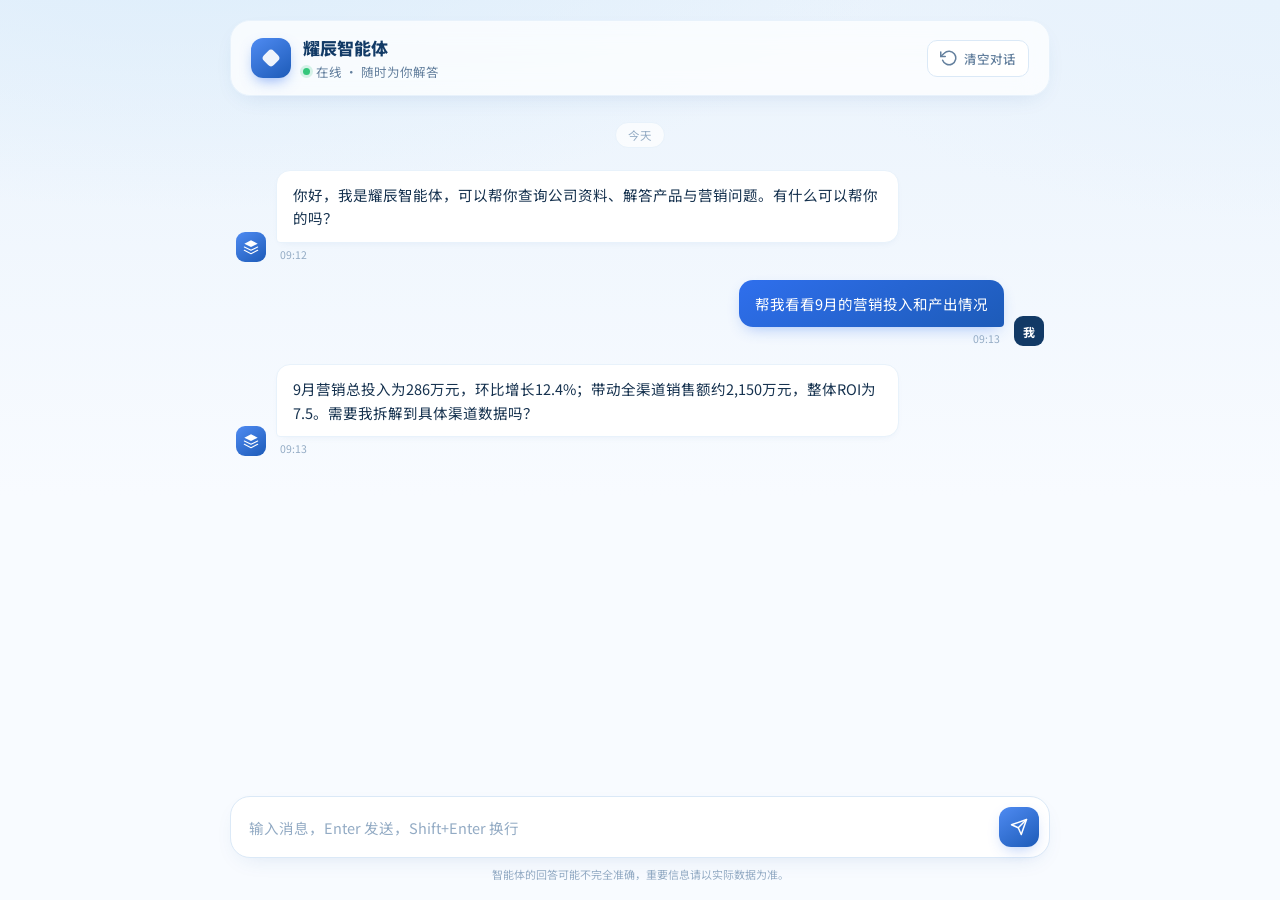
<file: 智能体/front/index_standalone.html>
<!DOCTYPE html>
<html lang="zh-CN">
<head>
<meta charset="UTF-8" />
<meta name="viewport" content="width=device-width, initial-scale=1.0" />
<title>智能体助手</title>
<link rel="preconnect" href="https://fonts.googleapis.com">
<link href="https://fonts.googleapis.com/css2?family=Manrope:wght@400;500;600;700;800&family=Noto+Sans+SC:wght@400;500;600;700&display=swap" rel="stylesheet">
<style>
/* ============================================================
   Design tokens
   ============================================================ */
:root {
  --bg-top: #eaf3fc;
  --bg-bottom: #f8fbff;
  --surface: #ffffff;
  --surface-tint: #eef6fd;

  --blue-900: #123a66;
  --blue-700: #1d5bb8;
  --blue-600: #2f6fed;
  --blue-500: #4f8bf2;
  --blue-200: #cfe4fa;
  --blue-100: #e4f0fb;

  --text-strong: #16324f;
  --text-muted: #64809e;
  --text-faint: #93abc4;

  --border: #dbe9f7;
  --border-soft: #e8f2fb;

  --shadow-soft: 0 8px 24px -12px rgba(31, 90, 158, 0.18);
  --shadow-btn: 0 6px 16px -6px rgba(47, 111, 237, 0.45);

  --radius-lg: 20px;
  --radius-md: 14px;
  --radius-sm: 10px;

  --font-body: "Noto Sans SC", "Manrope", -apple-system, BlinkMacSystemFont, sans-serif;
  --font-display: "Manrope", "Noto Sans SC", sans-serif;
}

* { box-sizing: border-box; }

html, body {
  height: 100%;
  margin: 0;
}

body {
  font-family: var(--font-body);
  color: var(--text-strong);
  background:
    radial-gradient(1200px 500px at 15% -10%, #dcedfb 0%, transparent 60%),
    radial-gradient(900px 400px at 100% 0%, #e7f2fc 0%, transparent 55%),
    linear-gradient(180deg, var(--bg-top) 0%, var(--bg-bottom) 55%);
  -webkit-font-smoothing: antialiased;
}

/* ============================================================
   App shell
   ============================================================ */
.app {
  max-width: 860px;
  margin: 0 auto;
  height: 100vh;
  display: flex;
  flex-direction: column;
  padding: 20px 20px 0;
}

/* ---------- top bar ---------- */
.topbar {
  display: flex;
  align-items: center;
  justify-content: space-between;
  padding: 14px 20px;
  background: rgba(255, 255, 255, 0.72);
  backdrop-filter: blur(14px);
  border: 1px solid var(--border-soft);
  border-radius: var(--radius-lg);
  box-shadow: var(--shadow-soft);
}

.brand {
  display: flex;
  align-items: center;
  gap: 12px;
}

.brand-mark {
  width: 40px;
  height: 40px;
  border-radius: 12px;
  background: linear-gradient(145deg, var(--blue-500), var(--blue-700));
  position: relative;
  display: flex;
  align-items: center;
  justify-content: center;
  box-shadow: 0 6px 14px -4px rgba(47, 111, 237, 0.55);
}

.brand-mark-dot {
  width: 14px;
  height: 14px;
  border-radius: 4px;
  background: #ffffff;
  transform: rotate(45deg);
  opacity: 0.92;
}

.brand-text h1 {
  margin: 0;
  font-family: var(--font-display);
  font-size: 17px;
  font-weight: 800;
  letter-spacing: 0.1px;
  color: var(--blue-900);
}

.status {
  margin: 2px 0 0;
  font-size: 12.5px;
  color: var(--text-muted);
  display: flex;
  align-items: center;
  gap: 6px;
}

.status-dot {
  width: 7px;
  height: 7px;
  border-radius: 50%;
  background: #34c77b;
  box-shadow: 0 0 0 3px rgba(52, 199, 123, 0.18);
  animation: pulse 2.2s ease-in-out infinite;
}

@keyframes pulse {
  0%, 100% { box-shadow: 0 0 0 3px rgba(52, 199, 123, 0.18); }
  50% { box-shadow: 0 0 0 6px rgba(52, 199, 123, 0.10); }
}

.reset-btn {
  display: flex;
  align-items: center;
  gap: 6px;
  border: 1px solid var(--border);
  background: #ffffff;
  color: var(--text-muted);
  font-family: var(--font-body);
  font-size: 12.5px;
  font-weight: 500;
  padding: 8px 12px;
  border-radius: 10px;
  cursor: pointer;
  transition: all 0.15s ease;
}
.reset-btn:hover {
  color: var(--blue-700);
  border-color: var(--blue-200);
  background: var(--blue-100);
}

/* ---------- message area ---------- */
.chat {
  flex: 1;
  overflow-y: auto;
  padding: 26px 6px 20px;
  display: flex;
  flex-direction: column;
  gap: 18px;
  scrollbar-width: thin;
  scrollbar-color: var(--blue-200) transparent;
}
.chat::-webkit-scrollbar { width: 6px; }
.chat::-webkit-scrollbar-thumb { background: var(--blue-200); border-radius: 6px; }

.day-divider {
  display: flex;
  align-items: center;
  justify-content: center;
  margin-bottom: 4px;
}
.day-divider span {
  font-size: 11.5px;
  color: var(--text-faint);
  background: rgba(255, 255, 255, 0.7);
  padding: 4px 12px;
  border-radius: 20px;
  border: 1px solid var(--border-soft);
}

.msg-row {
  display: flex;
  align-items: flex-end;
  gap: 10px;
  max-width: 82%;
  animation: rise 0.28s ease both;
}

@keyframes rise {
  from { opacity: 0; transform: translateY(8px); }
  to { opacity: 1; transform: translateY(0); }
}

.msg-row.ai { align-self: flex-start; }
.msg-row.user { align-self: flex-end; flex-direction: row; }

.avatar {
  flex-shrink: 0;
  width: 30px;
  height: 30px;
  border-radius: 9px;
  display: flex;
  align-items: center;
  justify-content: center;
  font-size: 12px;
  font-weight: 700;
}

.ai-avatar {
  background: linear-gradient(145deg, var(--blue-500), var(--blue-700));
  color: #fff;
}

.user-avatar {
  background: var(--blue-900);
  color: #fff;
}

.bubble-col {
  display: flex;
  flex-direction: column;
  gap: 4px;
}
.msg-row.user .bubble-col { align-items: flex-end; }

.bubble {
  font-size: 14.5px;
  line-height: 1.62;
  padding: 12px 16px;
  word-break: break-word;
}

.ai-bubble {
  background: var(--surface);
  color: var(--text-strong);
  border: 1px solid var(--border-soft);
  border-radius: var(--radius-md) var(--radius-md) var(--radius-md) 4px;
  box-shadow: 0 3px 10px -6px rgba(31, 90, 158, 0.15);
}

.user-bubble {
  background: linear-gradient(150deg, var(--blue-600), var(--blue-700));
  color: #ffffff;
  border-radius: var(--radius-md) var(--radius-md) 4px var(--radius-md);
  box-shadow: var(--shadow-btn);
}

.time {
  font-size: 10.5px;
  color: var(--text-faint);
  padding: 0 4px;
}

/* typing indicator */
.typing-bubble {
  display: flex;
  align-items: center;
  gap: 4px;
  padding: 14px 16px;
}
.typing-bubble span {
  width: 6px;
  height: 6px;
  border-radius: 50%;
  background: var(--blue-500);
  opacity: 0.5;
  animation: bounce 1.1s infinite ease-in-out;
}
.typing-bubble span:nth-child(2) { animation-delay: 0.15s; }
.typing-bubble span:nth-child(3) { animation-delay: 0.3s; }
@keyframes bounce {
  0%, 60%, 100% { transform: translateY(0); opacity: 0.4; }
  30% { transform: translateY(-4px); opacity: 1; }
}

/* ---------- composer ---------- */
.composer {
  padding: 14px 0 18px;
}

.composer-inner {
  display: flex;
  align-items: flex-end;
  gap: 10px;
  background: var(--surface);
  border: 1px solid var(--border);
  border-radius: var(--radius-lg);
  padding: 10px 10px 10px 18px;
  box-shadow: var(--shadow-soft);
  transition: border-color 0.15s ease, box-shadow 0.15s ease;
}

.composer-inner:focus-within {
  border-color: var(--blue-500);
  box-shadow: 0 0 0 4px var(--blue-100), var(--shadow-soft);
}

.composer-input {
  flex: 1;
  border: none;
  outline: none;
  resize: none;
  background: transparent;
  font-family: var(--font-body);
  font-size: 14.5px;
  line-height: 1.5;
  color: var(--text-strong);
  padding: 8px 0;
  max-height: 140px;
}
.composer-input::placeholder { color: var(--text-faint); }

.send-btn {
  flex-shrink: 0;
  width: 40px;
  height: 40px;
  border-radius: 12px;
  border: none;
  background: linear-gradient(145deg, var(--blue-500), var(--blue-700));
  color: #fff;
  display: flex;
  align-items: center;
  justify-content: center;
  cursor: pointer;
  box-shadow: var(--shadow-btn);
  transition: transform 0.12s ease, filter 0.12s ease;
}
.send-btn:hover { filter: brightness(1.06); }
.send-btn:active { transform: scale(0.94); }
.send-btn:disabled {
  background: var(--blue-200);
  box-shadow: none;
  cursor: not-allowed;
}

.composer-hint {
  margin: 8px 4px 0;
  font-size: 11px;
  color: var(--text-faint);
  text-align: center;
}

/* ---------- responsive ---------- */
@media (max-width: 600px) {
  .app { padding: 12px 12px 0; }
  .msg-row { max-width: 92%; }
  .brand-text h1 { font-size: 15px; }
  .reset-btn span { display: none; }
}

/* ---------- reduced motion ---------- */
@media (prefers-reduced-motion: reduce) {
  .msg-row, .status-dot, .typing-bubble span { animation: none !important; }
}

/* ---------- focus visibility ---------- */
button:focus-visible,
textarea:focus-visible {
  outline: 2px solid var(--blue-500);
  outline-offset: 2px;
}

</style>
</head>
<body>

  <div class="app">

    <!-- 顶部栏 -->
    <header class="topbar">
      <div class="brand">
        <div class="brand-mark">
          <span class="brand-mark-dot"></span>
        </div>
        <div class="brand-text">
          <h1>耀辰智能体</h1>
          <p class="status"><span class="status-dot"></span>在线 · 随时为你解答</p>
        </div>
      </div>
      <button class="reset-btn" id="resetBtn" title="清空对话">
        <svg width="18" height="18" viewBox="0 0 24 24" fill="none" stroke="currentColor" stroke-width="2" stroke-linecap="round" stroke-linejoin="round"><polyline points="1 4 1 10 7 10"></polyline><path d="M3.51 15a9 9 0 1 0 2.13-9.36L1 10"></path></svg>
        <span>清空对话</span>
      </button>
    </header>

    <!-- 消息区域 -->
    <main class="chat" id="chat">

      <div class="day-divider"><span>今天</span></div>

      <div class="msg-row ai">
        <div class="avatar ai-avatar">
          <svg width="16" height="16" viewBox="0 0 24 24" fill="none"><path d="M12 2L2 7l10 5 10-5-10-5z" fill="currentColor"/><path d="M2 17l10 5 10-5M2 12l10 5 10-5" stroke="currentColor" stroke-width="1.6" fill="none" stroke-linecap="round" stroke-linejoin="round"/></svg>
        </div>
        <div class="bubble-col">
          <div class="bubble ai-bubble">
            你好，我是耀辰智能体，可以帮你查询公司资料、解答产品与营销问题。有什么可以帮你的吗？
          </div>
          <span class="time">09:12</span>
        </div>
      </div>

      <div class="msg-row user">
        <div class="bubble-col">
          <div class="bubble user-bubble">
            帮我看看9月的营销投入和产出情况
          </div>
          <span class="time">09:13</span>
        </div>
        <div class="avatar user-avatar">我</div>
      </div>

      <div class="msg-row ai">
        <div class="avatar ai-avatar">
          <svg width="16" height="16" viewBox="0 0 24 24" fill="none"><path d="M12 2L2 7l10 5 10-5-10-5z" fill="currentColor"/><path d="M2 17l10 5 10-5M2 12l10 5 10-5" stroke="currentColor" stroke-width="1.6" fill="none" stroke-linecap="round" stroke-linejoin="round"/></svg>
        </div>
        <div class="bubble-col">
          <div class="bubble ai-bubble">
            9月营销总投入为286万元，环比增长12.4%；带动全渠道销售额约2,150万元，整体ROI为7.5。需要我拆解到具体渠道数据吗？
          </div>
          <span class="time">09:13</span>
        </div>
      </div>

    </main>

    <!-- 输入区域 -->
    <footer class="composer">
      <div class="composer-inner">
        <textarea
          id="msgInput"
          class="composer-input"
          placeholder="输入消息，Enter 发送，Shift+Enter 换行"
          rows="1"
        ></textarea>
        <button class="send-btn" id="sendBtn" title="发送">
          <svg width="18" height="18" viewBox="0 0 24 24" fill="none" stroke="currentColor" stroke-width="2" stroke-linecap="round" stroke-linejoin="round"><line x1="22" y1="2" x2="11" y2="13"></line><polygon points="22 2 15 22 11 13 2 9 22 2"></polygon></svg>
        </button>
      </div>
      <p class="composer-hint">智能体的回答可能不完全准确，重要信息请以实际数据为准。</p>
    </footer>

  </div>

<script>
// ============================================================
// 智能体聊天前端交互逻辑
// 当前为演示模式：发送消息后会返回一句模拟回复。
// 后续接入真实后端时，只需修改 getAgentReply() 函数即可。
// ============================================================

const chat = document.getElementById("chat");
const input = document.getElementById("msgInput");
const sendBtn = document.getElementById("sendBtn");
const resetBtn = document.getElementById("resetBtn");

// -------------------------------------------------------------
// 工具函数
// -------------------------------------------------------------
function nowTime() {
  const d = new Date();
  const h = String(d.getHours()).padStart(2, "0");
  const m = String(d.getMinutes()).padStart(2, "0");
  return `${h}:${m}`;
}

function scrollToBottom() {
  chat.scrollTop = chat.scrollHeight;
}

// 追加一条消息气泡。role: 'ai' | 'user'
function appendMessage(role, text, imageBase64 = null) {
  const row = document.createElement("div");
  row.className = `msg-row ${role}`;

  const avatar = document.createElement("div");
  if (role === "ai") {
    avatar.className = "avatar ai-avatar";
    avatar.innerHTML = `<svg width="16" height="16" viewBox="0 0 24 24" fill="none"><path d="M12 2L2 7l10 5 10-5-10-5z" fill="currentColor"/><path d="M2 17l10 5 10-5M2 12l10 5 10-5" stroke="currentColor" stroke-width="1.6" fill="none" stroke-linecap="round" stroke-linejoin="round"/></svg>`;
  } else {
    avatar.className = "avatar user-avatar";
    avatar.textContent = "我";
  }

  const col = document.createElement("div");
  col.className = "bubble-col";

  const bubble = document.createElement("div");
  bubble.className = `bubble ${role === "ai" ? "ai-bubble" : "user-bubble"}`;
  bubble.textContent = text;

  if (imageBase64) {
    const img = document.createElement("img");
    img.src = `data:image/png;base64,${imageBase64}`;
    img.style.maxWidth = "100%";
    img.style.borderRadius = "10px";
    img.style.marginTop = "10px";
    img.style.display = "block";
    bubble.appendChild(img);
  }

  const time = document.createElement("span");
  time.className = "time";
  time.textContent = nowTime();

  col.appendChild(bubble);
  col.appendChild(time);

  if (role === "ai") {
    row.appendChild(avatar);
    row.appendChild(col);
  } else {
    row.appendChild(col);
    row.appendChild(avatar);
  }

  chat.appendChild(row);
  scrollToBottom();
  return { row, bubble };
}

// 显示"正在输入"占位气泡，返回一个用于移除/替换它的函数
function showTyping() {
  const row = document.createElement("div");
  row.className = "msg-row ai";

  const avatar = document.createElement("div");
  avatar.className = "avatar ai-avatar";
  avatar.innerHTML = `<svg width="16" height="16" viewBox="0 0 24 24" fill="none"><path d="M12 2L2 7l10 5 10-5-10-5z" fill="currentColor"/><path d="M2 17l10 5 10-5M2 12l10 5 10-5" stroke="currentColor" stroke-width="1.6" fill="none" stroke-linecap="round" stroke-linejoin="round"/></svg>`;

  const col = document.createElement("div");
  col.className = "bubble-col";

  const bubble = document.createElement("div");
  bubble.className = "bubble ai-bubble typing-bubble";
  bubble.innerHTML = "<span></span><span></span><span></span>";

  col.appendChild(bubble);
  row.appendChild(avatar);
  row.appendChild(col);
  chat.appendChild(row);
  scrollToBottom();

  return row;
}

// -------------------------------------------------------------
// 与后端智能体通信
// -------------------------------------------------------------
async function getAgentReply(userText) {
  const response = await fetch("http://127.0.0.1:8000/api/chat", {
    method: "POST",
    headers: {
      "Content-Type": "application/json",
    },
    body: JSON.stringify({ message: userText }),
  });

  if (!response.ok) {
    throw new Error(`后端服务返回了错误状态：${response.status}`);
  }

  const data = await response.json();

  return {
    text: data.reply,
    imageBase64: data.image_base64,
  };
}

// -------------------------------------------------------------
// 发送逻辑
// -------------------------------------------------------------
async function handleSend() {
  const text = input.value.trim();
  if (!text) return;

  appendMessage("user", text);
  input.value = "";
  autoResize();
  sendBtn.disabled = true;

  const typingRow = showTyping();

  try {
    const agentResult = await getAgentReply(text);
    typingRow.remove();
    appendMessage("ai", agentResult.text, agentResult.imageBase64);
  } catch (err) {
    typingRow.remove();
    appendMessage("ai", "抱歉，连接智能体服务失败，请稍后重试。");
    console.error(err);
  } finally {
    sendBtn.disabled = false;
    input.focus();
  }
}

// 输入框自适应高度
function autoResize() {
  input.style.height = "auto";
  input.style.height = Math.min(input.scrollHeight, 140) + "px";
}

// -------------------------------------------------------------
// 事件绑定
// -------------------------------------------------------------
input.addEventListener("input", autoResize);

input.addEventListener("keydown", (e) => {
  if (e.key === "Enter" && !e.shiftKey) {
    e.preventDefault();
    handleSend();
  }
});

sendBtn.addEventListener("click", handleSend);

resetBtn.addEventListener("click", () => {
  if (!confirm("确定要清空当前对话吗？")) return;
  chat.innerHTML = "";
  appendMessage("ai", "对话已清空。有什么可以帮你的吗？");
});

// 初始滚动到底部
scrollToBottom();

</script>
</body>
</html>
</file>
